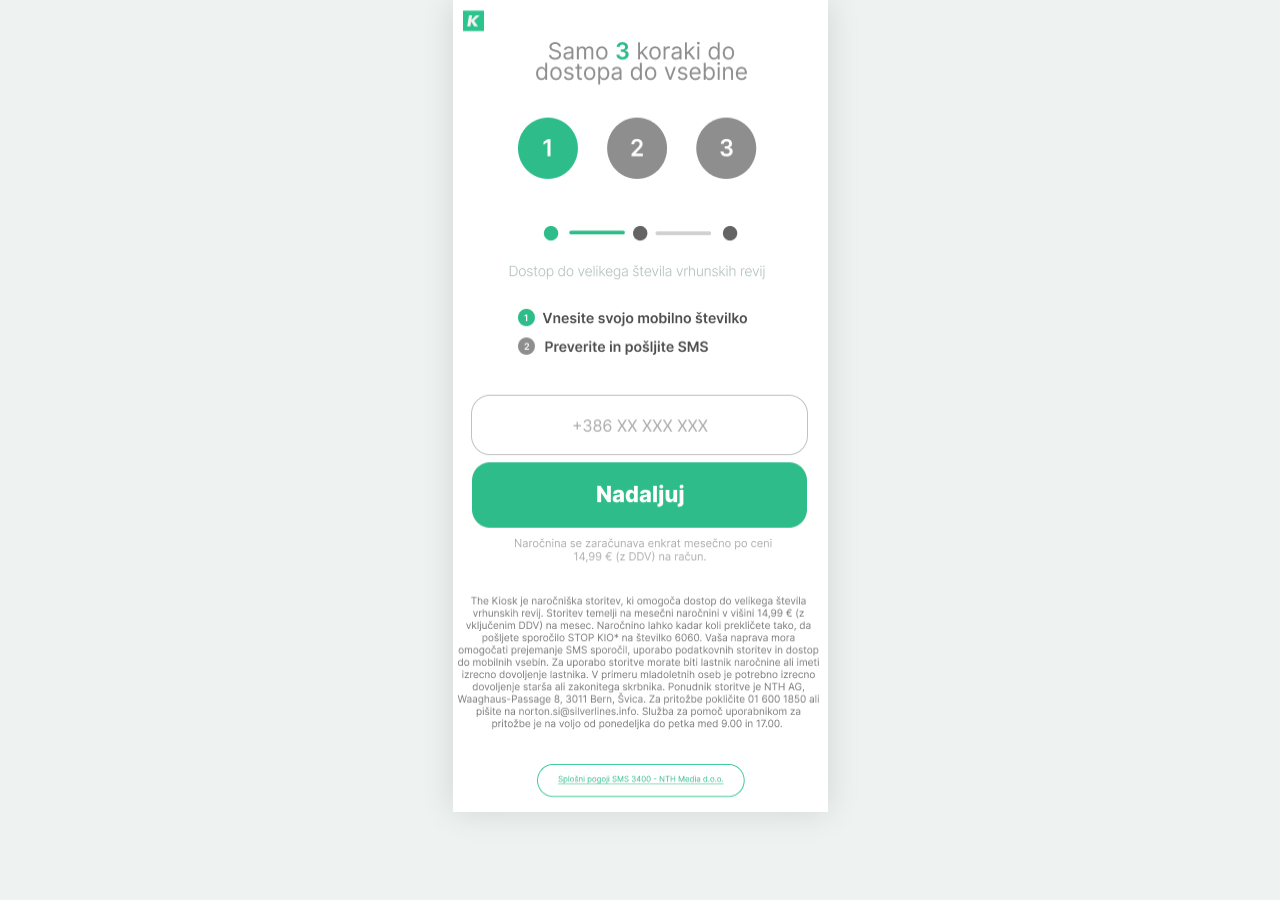
<file: index.html>
<!doctype html>
<html lang="sl">
  <head>
    <meta charset="utf-8" />
    <meta name="viewport" content="width=device-width, initial-scale=1" />
    <meta name="theme-color" content="#ffffff" />
    <title>The Kiosk – naročnina</title>
    <link rel="stylesheet" href="styles.css" />
  </head>
  <body>
    <main class="demo-screen" aria-label="The Kiosk – vnos mobilne številke">
      <img class="screen-art" src="MSDN%20PAGE_A11..jpg" alt="The Kiosk, 1. korak od 3" />

      <form id="phone-form" class="screen-form" novalidate>
        <label class="sr-only" for="phone">Mobilna številka</label>
        <input id="phone" name="phone" type="tel" inputmode="tel" autocomplete="tel" placeholder="" aria-label="Mobilna številka" />
        <button type="submit" aria-label="Nadaljuj"></button>
      </form>

      <a class="terms-hotspot" href="https://www.nth-media.biz/splosni-pogoji-sms-3400/" target="_blank" rel="noopener" aria-label="Splošni pogoji SMS 3400 – NTH Media d.o.o."></a>
    </main>

    <script>
      const phone = document.querySelector('#phone');
      phone.addEventListener('input', () => phone.classList.toggle('is-filled', phone.value.length > 0));
      document.querySelector('#phone-form').addEventListener('submit', (event) => {
        event.preventDefault();
        sessionStorage.setItem('kiosk-phone', phone.value.trim());
        window.location.href = 'sms.html';
      });
    </script>
  </body>
</html>
</file>
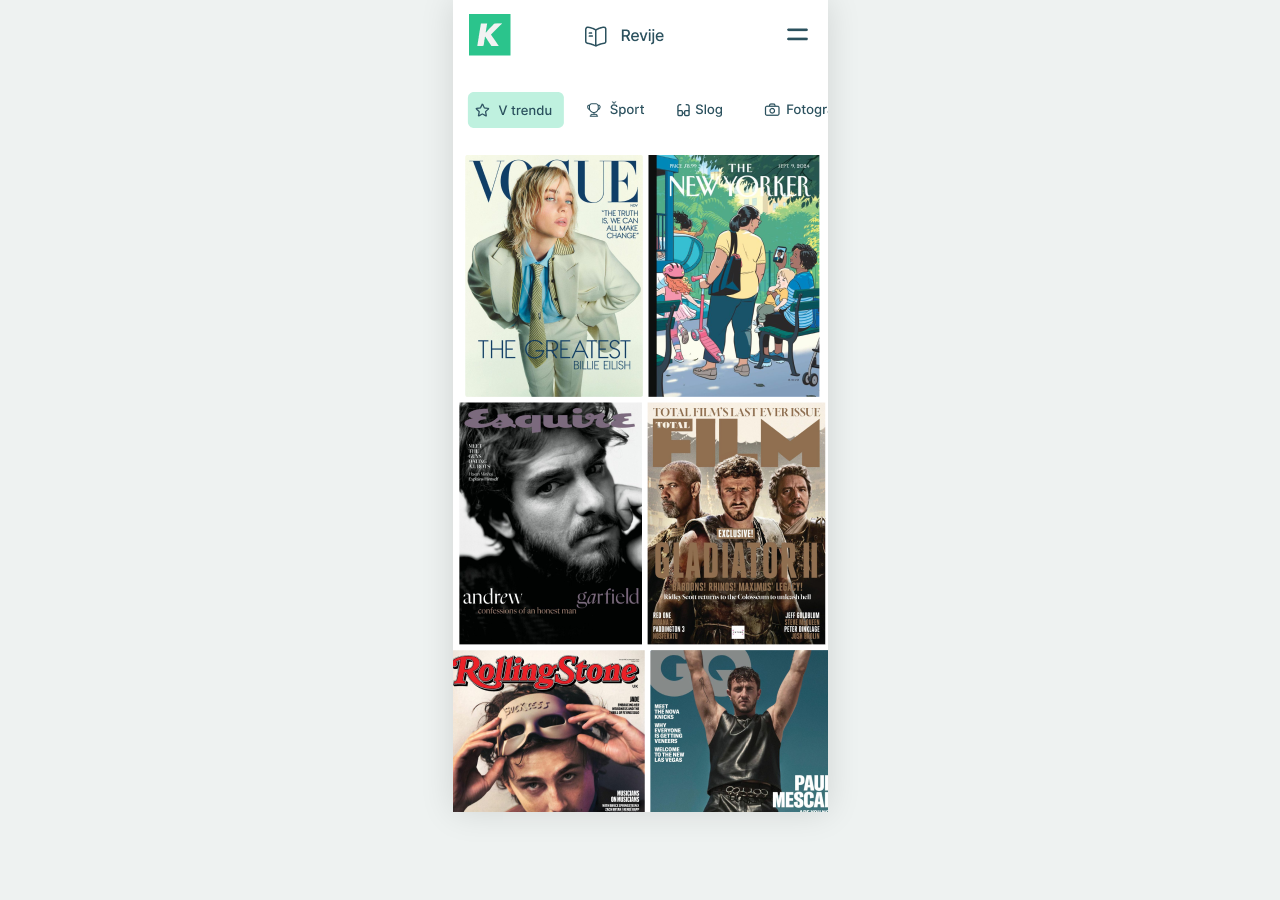
<file: dashboard.html>
<!doctype html>
<html lang="sl">
  <head>
    <meta charset="utf-8" />
    <meta name="viewport" content="width=device-width, initial-scale=1" />
    <meta name="theme-color" content="#ffffff" />
    <title>The Kiosk – Revije</title>
    <style>
      * { box-sizing: border-box; }
      html, body { min-height: 100%; margin: 0; background: #eef2f1; }
      main { width: min(100%, 375px); aspect-ratio: 375 / 812; margin: 0 auto; overflow: hidden; background: #fff; }
      img { display: block; width: 100%; height: auto; }
      @media (min-width: 376px) { main { box-shadow: 0 0 32px rgb(0 0 0 / .12); } }
    </style>
  </head>
  <body>
    <main aria-label="The Kiosk – naročene revije">
      <img src="DASHBOARD%20Subscribed%20User.png" alt="The Kiosk – izbor revij" />
    </main>
  </body>
</html>
</file>
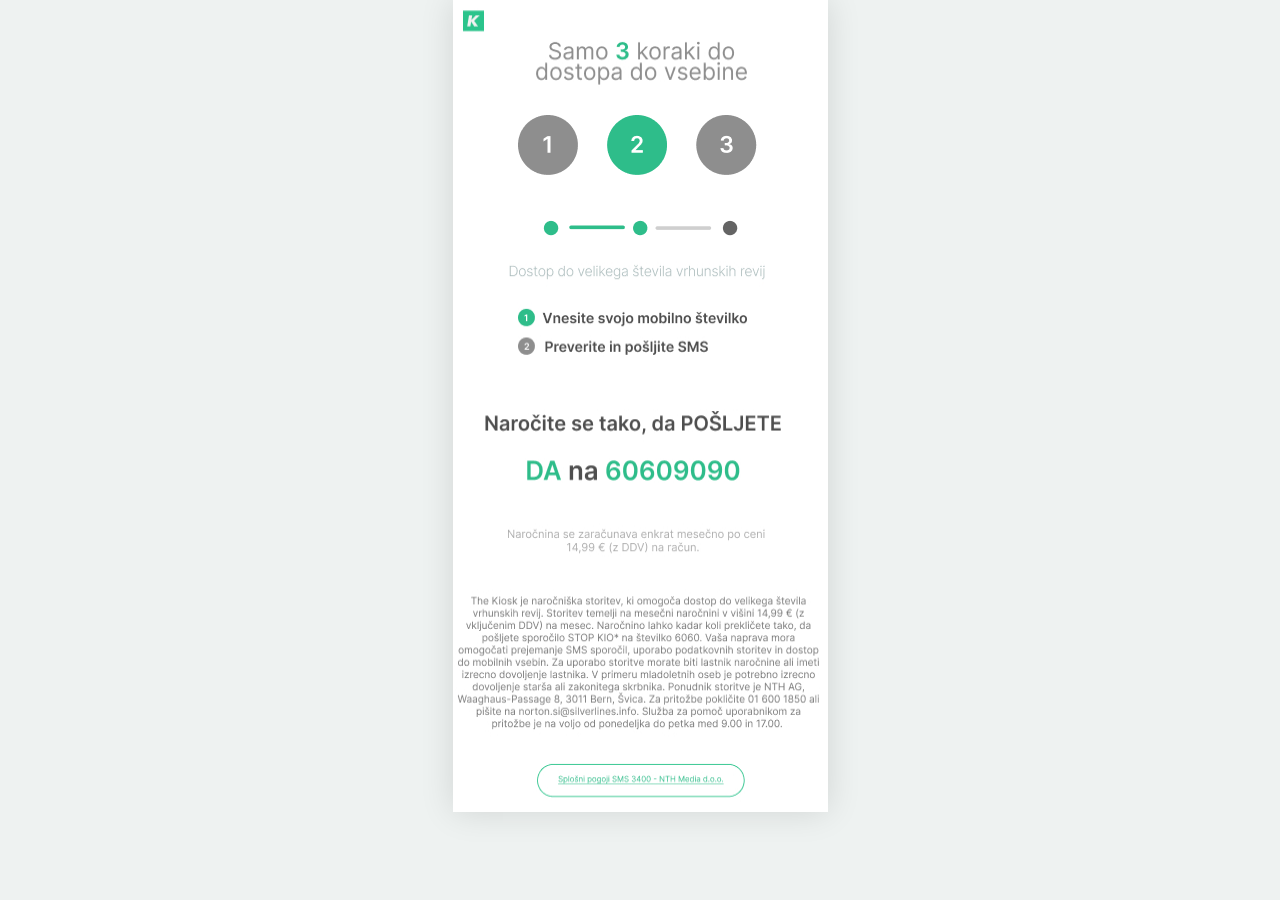
<file: sms.html>
<!doctype html>
<html lang="sl">
  <head>
    <meta charset="utf-8" />
    <meta name="viewport" content="width=device-width, initial-scale=1" />
    <meta name="theme-color" content="#ffffff" />
    <title>The Kiosk – pošlji SMS</title>
    <link rel="stylesheet" href="styles.css" />
  </head>
  <body>
    <main class="demo-screen" aria-label="The Kiosk – pošlji SMS za potrditev">
      <img class="screen-art" src="MSDN%20PAGE_A1.jpg" alt="The Kiosk – naročite se tako, da pošljete DA na 60609090" />
      <img class="progress-step-two" src="IMG2.png" alt="2. korak od 3" />

      <a class="sms-hotspot" href="sms:60609090?body=DA" aria-label="Pošlji SMS DA na 60609090"></a>
      <a class="terms-hotspot" href="https://www.nth-media.biz/splosni-pogoji-sms-3400/" target="_blank" rel="noopener" aria-label="Splošni pogoji SMS 3400 – NTH Media d.o.o."></a>
    </main>
  </body>
</html>
</file>
<file: styles.css>
* { box-sizing: border-box; }

html, body { min-height: 100%; margin: 0; }

body {
  min-width: 280px;
  background: #eef2f1;
  font-family: Arial, Helvetica, sans-serif;
}

.demo-screen {
  position: relative;
  width: min(100%, 375px);
  aspect-ratio: 375 / 812;
  margin: 0 auto;
  overflow: hidden;
  background: #fff;
}

.screen-art { display: block; width: 100%; height: 100%; }

.screen-form input,
.screen-form button,
.sms-hotspot,
.terms-hotspot,
.progress-step-two { position: absolute; }

.screen-form input {
  top: 47.55%;
  left: 5.1%;
  width: 89.6%;
  height: 7.3%;
  padding: 0 18px;
  border: 0;
  border-radius: 18px;
  color: #999;
  background: transparent;
  font: 16px Arial, Helvetica, sans-serif;
  text-align: center;
  outline: none;
}

.screen-form input:focus { background: #fff; box-shadow: inset 0 0 0 2px #31bf91; }
.screen-form input.is-filled { background: #fff; box-shadow: inset 0 0 0 1px #c6c6c6; }

.screen-form button {
  top: 55.7%;
  left: 5.1%;
  width: 89.6%;
  height: 7.9%;
  border: 0;
  border-radius: 18px;
  background: transparent;
  cursor: pointer;
}

/* The supplied step-two artwork replaces only the progress area of the SMS page. */
.progress-step-two {
  top: 12.3%;
  left: 0;
  width: 100%;
  height: 18.5%;
  object-fit: cover;
  object-position: center 57%;
}

.sms-hotspot,
.terms-hotspot { border-radius: 20px; }

.sms-hotspot {
  top: 48.2%;
  left: 7%;
  width: 86%;
  height: 12.6%;
}

.terms-hotspot {
  top: 92.1%;
  left: 21.6%;
  width: 56.8%;
  height: 4%;
}

.screen-form button:focus-visible,
.sms-hotspot:focus-visible,
.terms-hotspot:focus-visible { outline: 3px solid #15795a; outline-offset: 2px; }

.sr-only { position: absolute; width: 1px; height: 1px; padding: 0; margin: -1px; overflow: hidden; clip: rect(0, 0, 0, 0); white-space: nowrap; border: 0; }

@media (min-width: 376px) {
  .demo-screen { box-shadow: 0 0 32px rgb(0 0 0 / .12); }
}
</file>
